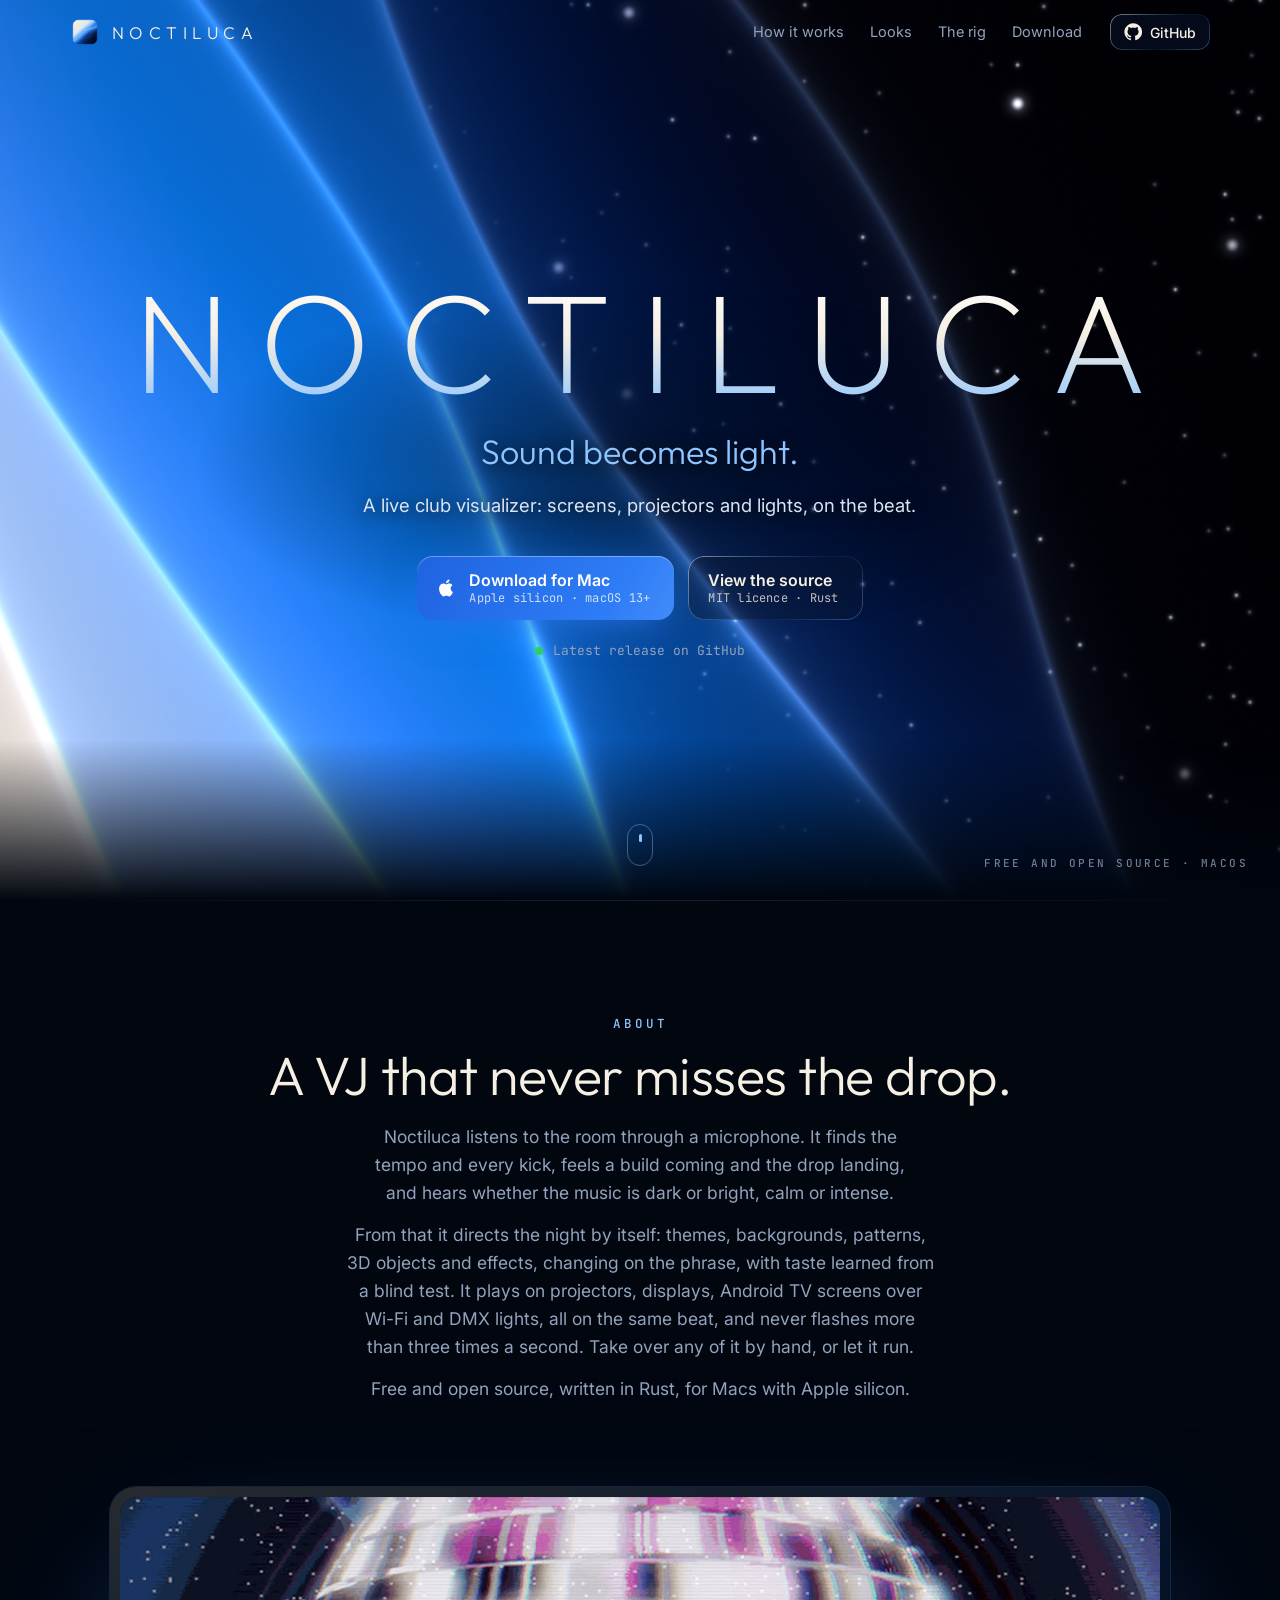
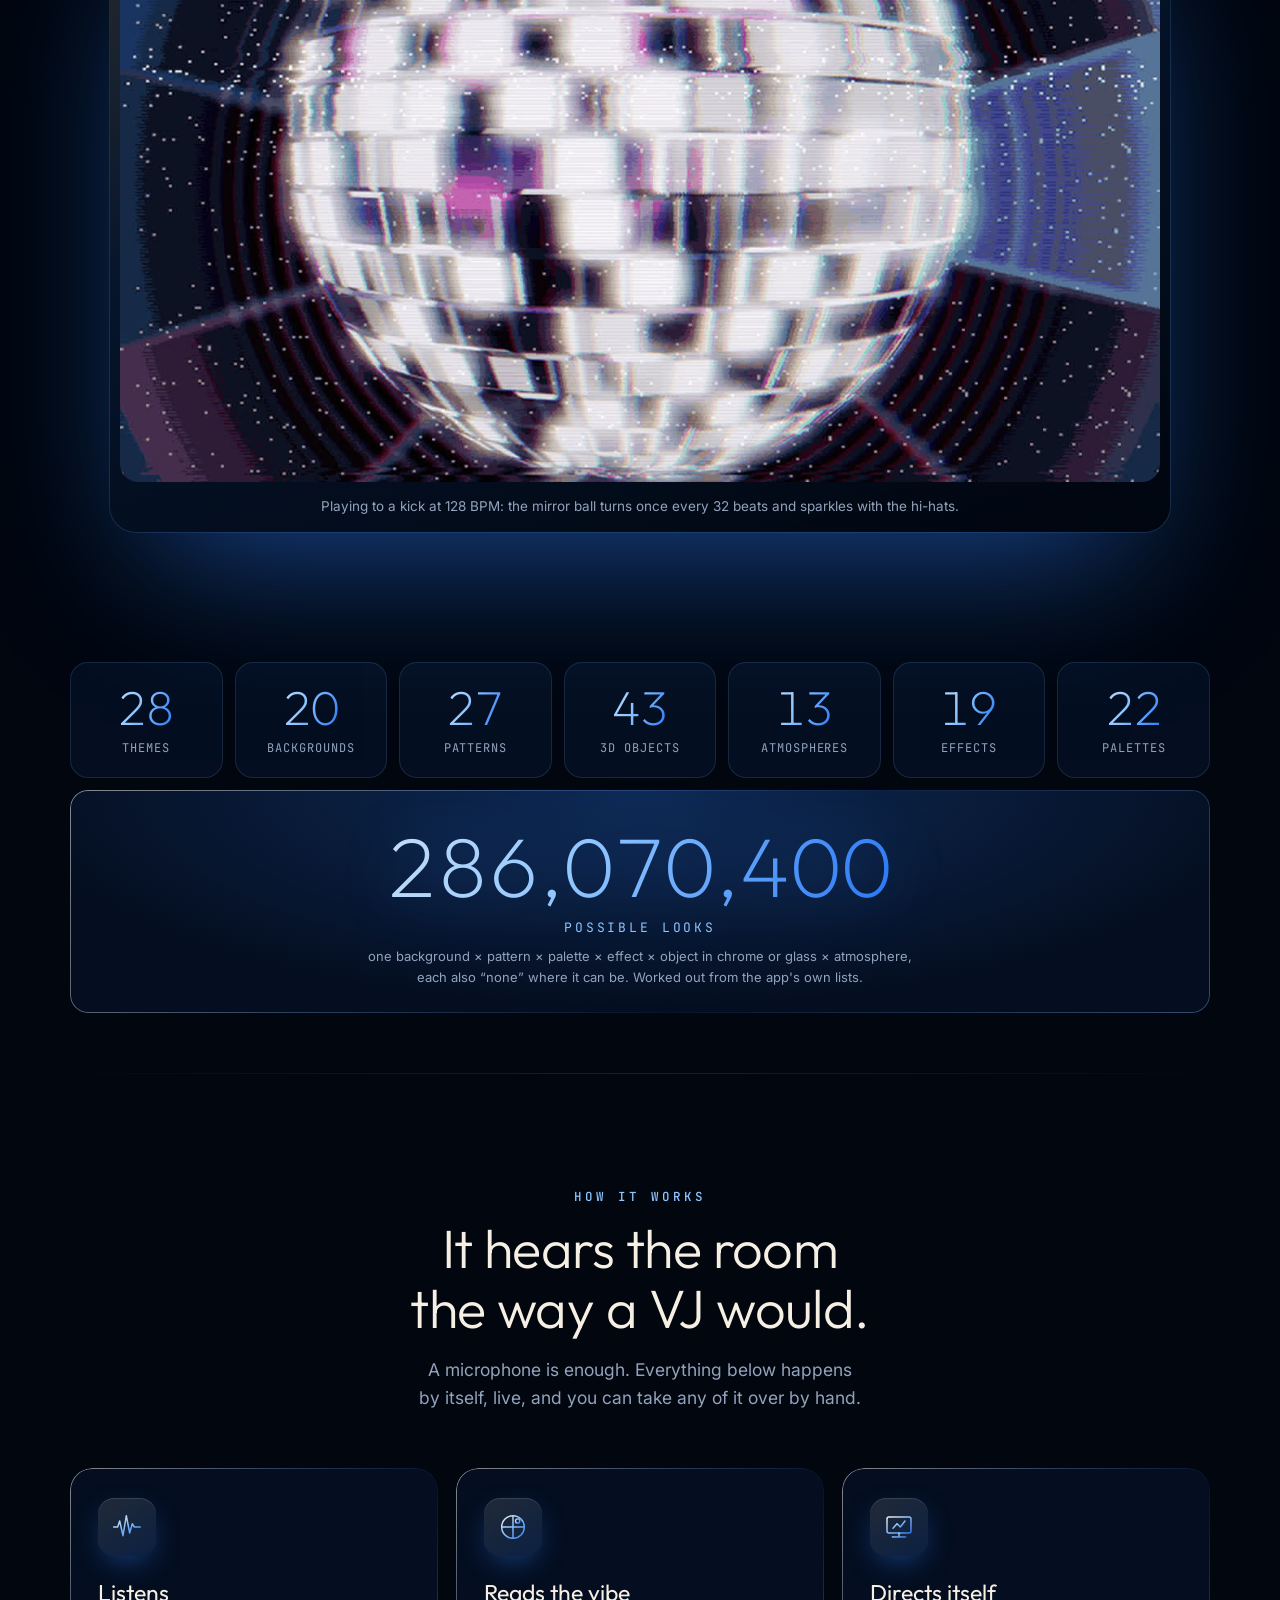
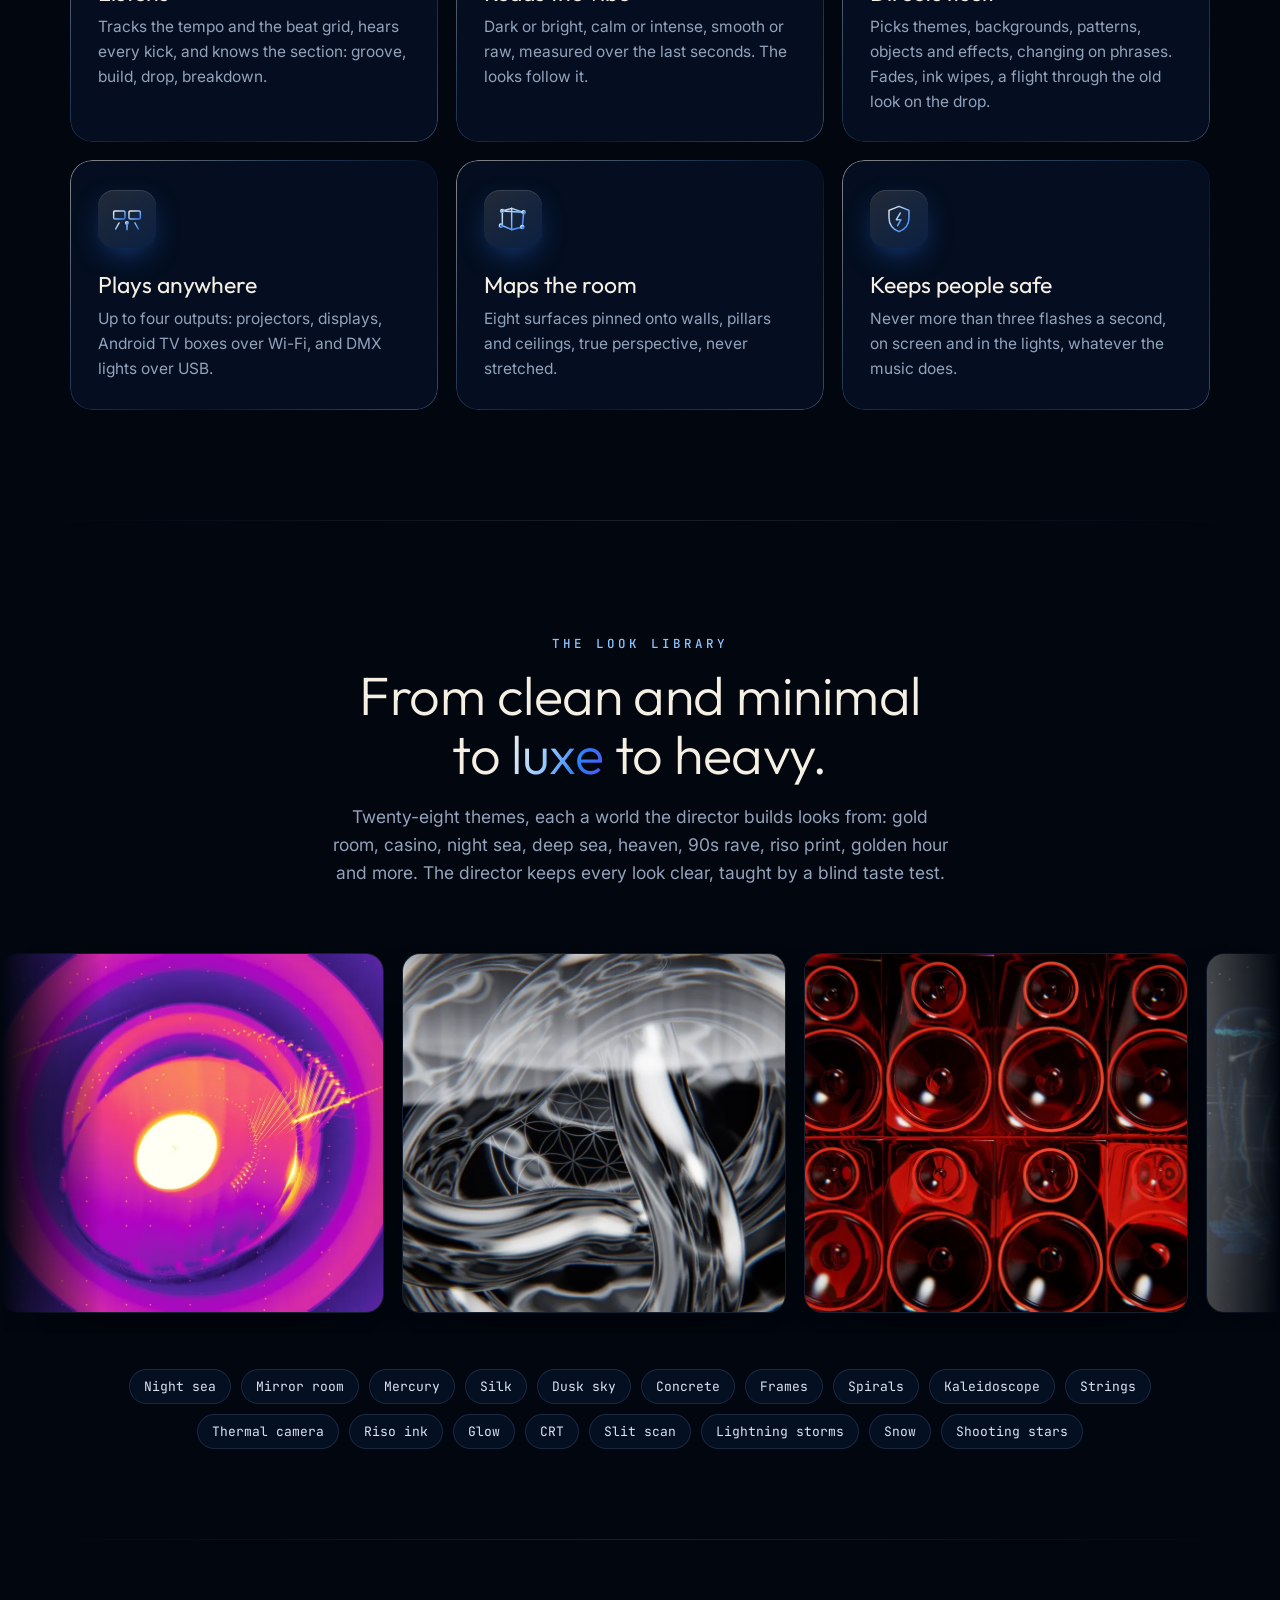
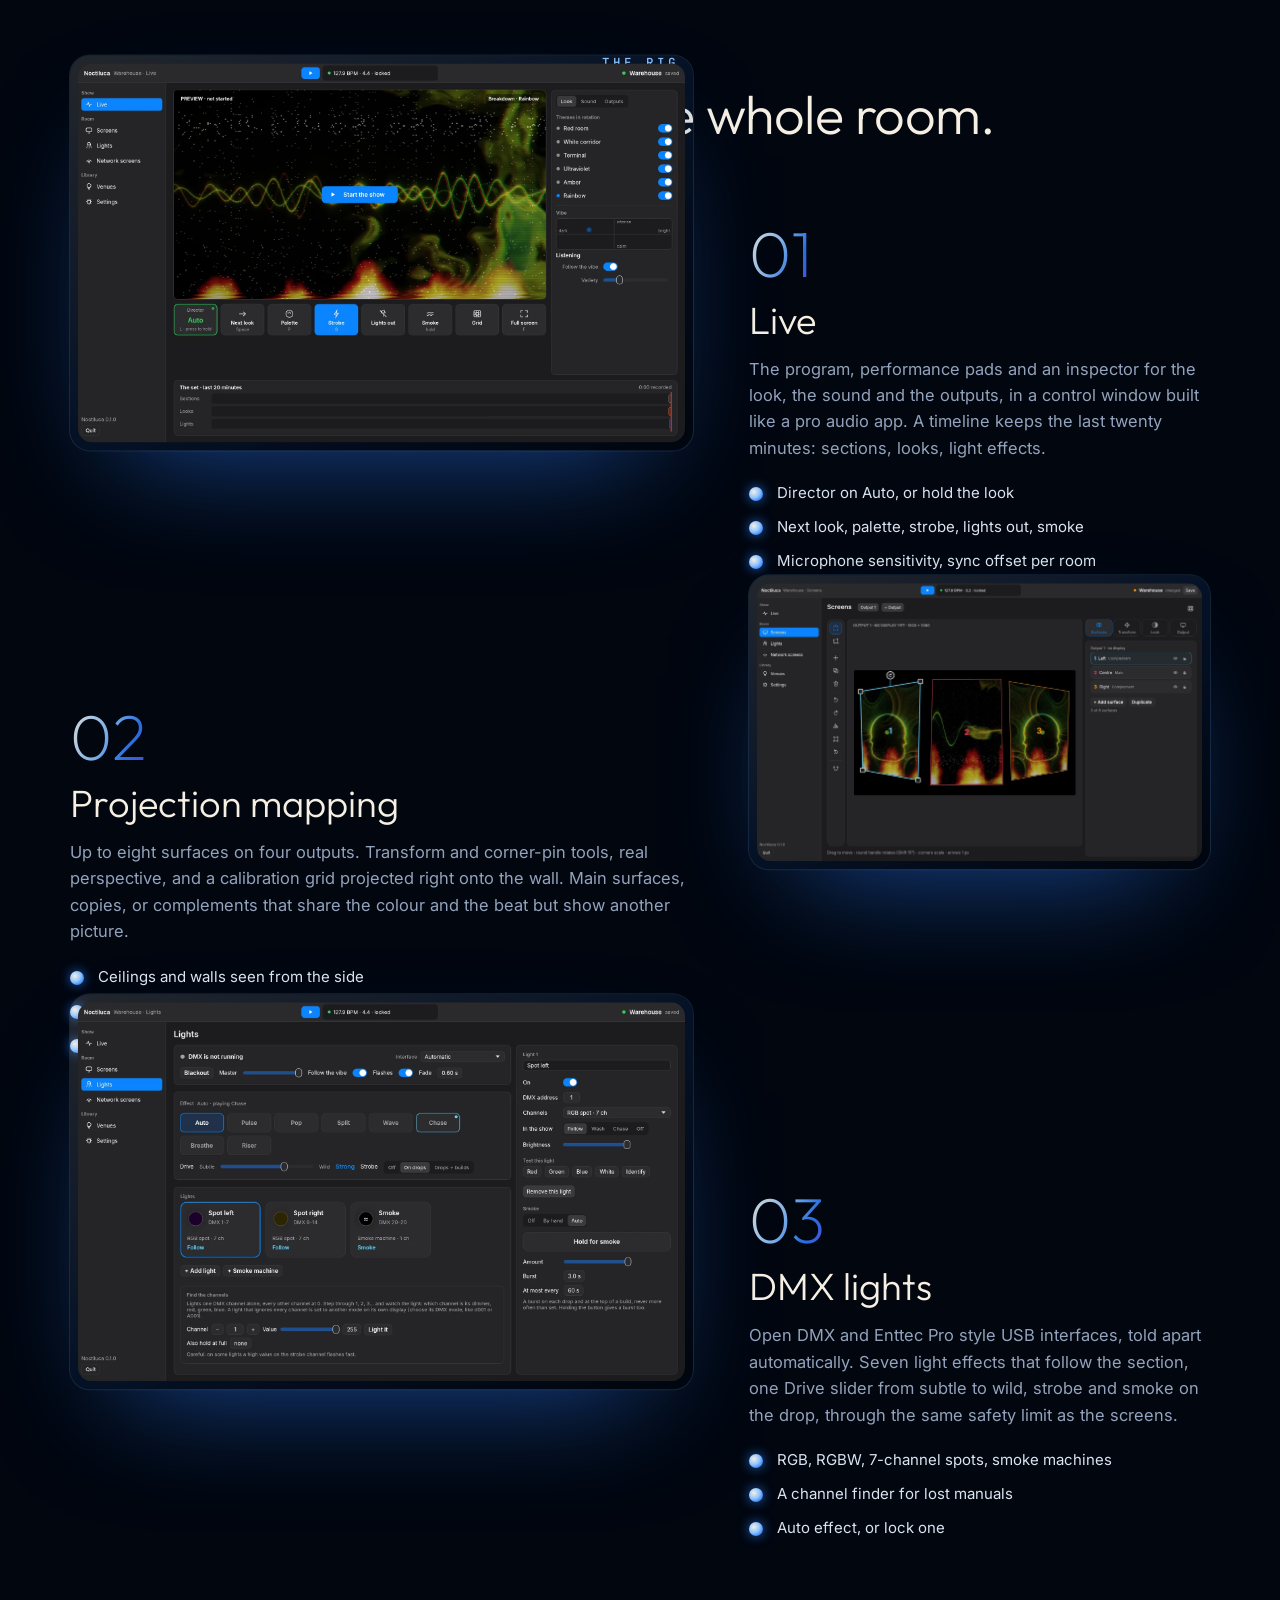
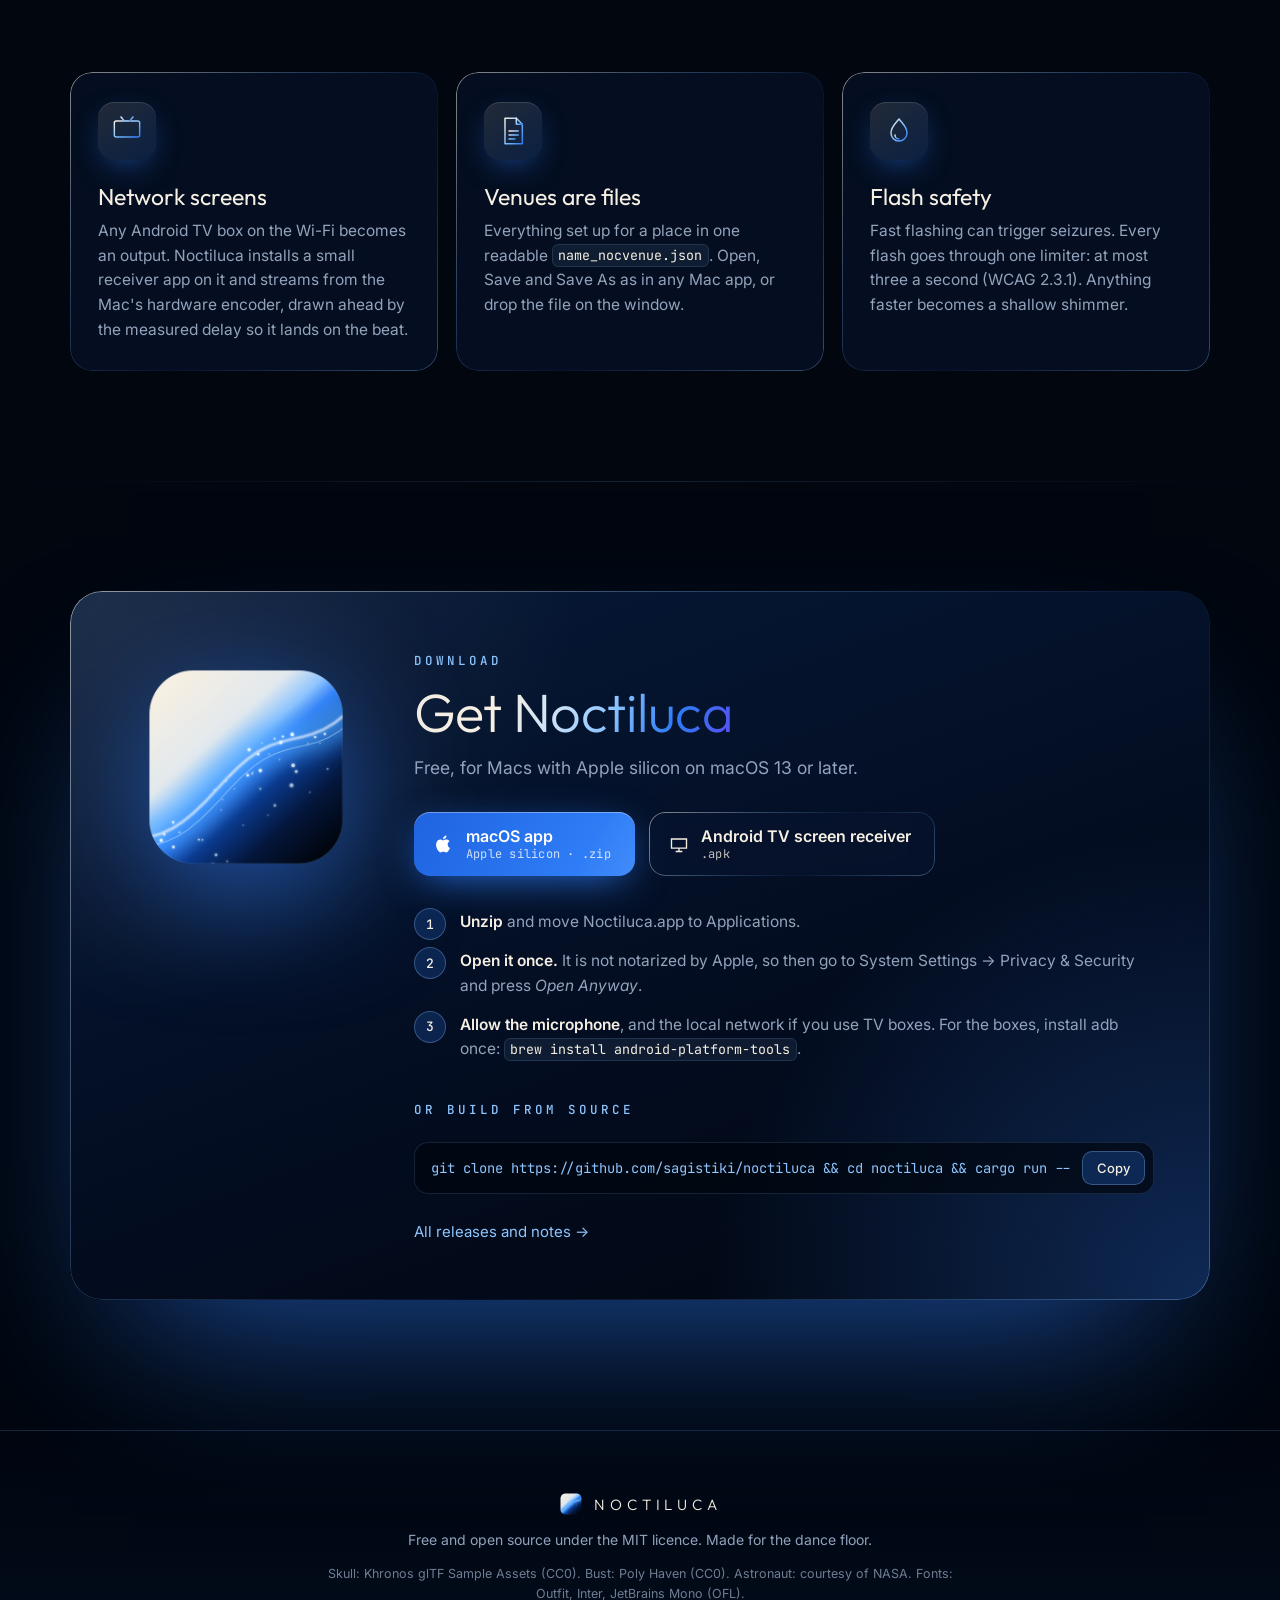
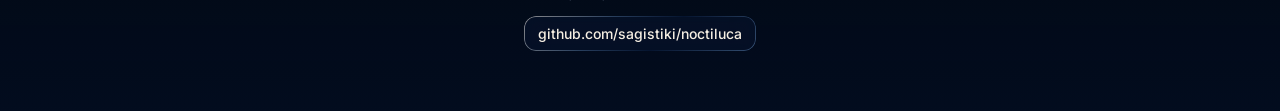
<file: site/index.html>
<!doctype html>
<html lang="en">
<head>
<meta charset="utf-8">
<meta name="viewport" content="width=device-width, initial-scale=1, viewport-fit=cover">
<title>Noctiluca · a live club visualizer for macOS</title>
<meta name="description" content="Noctiluca listens to the room, finds the kick, reads the vibe and plays the night on screens, projectors, Android TV boxes and DMX lights, in sync. Free and open source for macOS.">
<meta name="theme-color" content="#01060F">
<meta property="og:title" content="Noctiluca · Sound becomes light">
<meta property="og:description" content="A live club visualizer for macOS: screens, projectors, TV boxes and DMX lights, in sync with the music. Free and open source.">
<meta property="og:image" content="https://sagistiki.github.io/noctiluca/assets/img/og.jpg">
<meta property="og:type" content="website">
<meta name="twitter:card" content="summary_large_image">
<link rel="icon" type="image/png" sizes="32x32" href="assets/img/icon-32.png">
<link rel="apple-touch-icon" href="assets/img/icon-180.png">
<link rel="preconnect" href="https://fonts.googleapis.com">
<link rel="preconnect" href="https://fonts.gstatic.com" crossorigin>
<link rel="stylesheet" href="https://fonts.googleapis.com/css2?family=Outfit:wght@200;300;400;500&family=Inter:wght@400;500;600&family=JetBrains+Mono:wght@400;500&display=swap">
<link rel="stylesheet" href="style.css?v=BUILD">
<script>document.documentElement.classList.add('js')</script>
</head>
<body>

<svg width="0" height="0" style="position:absolute" aria-hidden="true">
  <defs>
    <linearGradient id="ig" x1="0" y1="0" x2="1" y2="1">
      <stop offset="0" stop-color="#F6EFE3"/>
      <stop offset=".45" stop-color="#8EC5FF"/>
      <stop offset="1" stop-color="#2E7CF6"/>
    </linearGradient>
  </defs>
</svg>

<div class="progress" aria-hidden="true"><span></span></div>

<header class="nav">
  <div class="nav-in">
    <a class="brand" href="#top" aria-label="Noctiluca, back to top">
      <img src="assets/img/icon-180.png" alt="" width="30" height="30">
      <span>NOCTILUCA</span>
    </a>
    <nav class="links" aria-label="Sections">
      <a href="#listens">How it works</a>
      <a href="#looks">Looks</a>
      <a href="#rig">The rig</a>
      <a href="#download">Download</a>
    </nav>
    <a class="btn btn-ghost btn-sm gh" href="https://github.com/sagistiki/noctiluca" rel="noopener">
      <svg viewBox="0 0 24 24" width="18" height="18" aria-hidden="true"><path fill="currentColor" d="M12 .5a11.5 11.5 0 0 0-3.64 22.41c.58.1.79-.25.79-.56v-2c-3.2.7-3.88-1.37-3.88-1.37-.53-1.33-1.28-1.69-1.28-1.69-1.05-.71.08-.7.08-.7 1.16.08 1.77 1.19 1.77 1.19 1.03 1.77 2.7 1.26 3.36.96.1-.75.4-1.26.73-1.55-2.55-.29-5.24-1.28-5.24-5.69 0-1.26.45-2.29 1.19-3.09-.12-.29-.52-1.46.11-3.05 0 0 .97-.31 3.17 1.18a11 11 0 0 1 5.77 0c2.2-1.49 3.17-1.18 3.17-1.18.63 1.59.23 2.76.11 3.05.74.8 1.19 1.83 1.19 3.09 0 4.42-2.69 5.39-5.26 5.68.41.36.78 1.06.78 2.14v3.17c0 .31.21.67.8.56A11.5 11.5 0 0 0 12 .5Z"/></svg>
      <span>GitHub</span>
      <span class="stars" data-stars hidden></span>
    </a>
  </div>
</header>

<main id="top">

  <!-- Hero: the night sea, drawn live -->
  <section class="hero">
    <canvas class="sea" aria-hidden="true"></canvas>
    <div class="hero-glow" aria-hidden="true"></div>
    <div class="wrap hero-in">
      <h1 class="wordmark" data-reveal style="--d:.08s">NOCTILUCA</h1>
      <p class="tagline" data-reveal style="--d:.16s">Sound becomes light.</p>
      <p class="lede" data-reveal style="--d:.24s">A live club visualizer: screens, projectors and lights, on the beat.</p>
      <div class="cta" data-reveal style="--d:.32s">
        <a class="btn btn-primary btn-lg" data-asset="macos" href="https://github.com/sagistiki/noctiluca/releases/latest">
          <svg viewBox="0 0 24 24" width="20" height="20" aria-hidden="true"><path fill="currentColor" d="M16.4 12.6c0-2.6 2.1-3.8 2.2-3.9-1.2-1.8-3.1-2-3.7-2-1.6-.2-3.1.9-3.9.9s-2.1-.9-3.4-.9c-1.7 0-3.3 1-4.2 2.6-1.8 3.1-.5 7.7 1.3 10.2.9 1.2 1.9 2.6 3.2 2.6 1.3-.1 1.8-.8 3.3-.8s2 .8 3.4.8c1.4 0 2.3-1.3 3.1-2.5 1-1.4 1.4-2.8 1.4-2.9 0 0-2.7-1-2.7-4.1ZM13.9 4.9c.7-.9 1.2-2 1-3.2-1 0-2.3.7-3 1.5-.7.8-1.2 2-1.1 3.1 1.2.1 2.3-.6 3.1-1.4Z"/></svg>
          <span class="btn-text"><b>Download for Mac</b><small data-asset-meta="macos">Apple silicon · macOS 13+</small></span>
        </a>
        <a class="btn btn-ghost btn-lg" href="https://github.com/sagistiki/noctiluca" rel="noopener">
          <span class="btn-text"><b>View the source</b><small>MIT licence · Rust</small></span>
        </a>
      </div>
      <p class="release-line" data-reveal style="--d:.4s"><span class="dot"></span><span data-release>Latest release</span></p>
    </div>
    <a class="scroll-cue" href="#about" aria-label="Scroll down"><span></span></a>
    <p class="corner-tag" data-reveal style="--d:.5s">Free and open source · macOS</p>
  </section>

  <!-- About -->
  <section id="about" class="section about">
    <div class="wrap">
      <header class="head" data-reveal>
        <p class="kicker">About</p>
        <h2>A VJ that never misses the drop.</h2>
        <p class="sub">Noctiluca listens to the room through a microphone. It finds the tempo and every kick, feels a build coming and the drop landing, and hears whether the music is dark or bright, calm or intense.</p>
        <p class="sub">From that it directs the night by itself: themes, backgrounds, patterns, 3D objects and effects, changing on the phrase, with taste learned from a blind test. It plays on projectors, displays, Android TV screens over Wi-Fi and DMX lights, all on the same beat, and never flashes more than three times a second. Take over any of it by hand, or let it run.</p>
        <p class="sub">Free and open source, written in Rust, for Macs with Apple silicon.</p>
      </header>
    </div>
  </section>

  <!-- The show, playing -->
  <section id="show" class="showcase">
    <div class="wrap">
      <figure class="screen" data-reveal data-parallax="-0.04">
        <video src="assets/video/show.mp4" poster="assets/video/show-poster.jpg" autoplay muted loop playsinline preload="metadata" aria-label="Noctiluca playing: a mirror ball turning to the music"></video>
        <figcaption>Playing to a kick at 128 BPM: the mirror ball turns once every 32 beats and sparkles with the hi-hats.</figcaption>
      </figure>
      <ul class="stats" aria-label="The look library">
        <li data-reveal><b data-count="28" data-key="themes">28</b><span>themes</span></li>
        <li data-reveal style="--d:.05s"><b data-count="20" data-key="backgrounds">20</b><span>backgrounds</span></li>
        <li data-reveal style="--d:.1s"><b data-count="27" data-key="patterns">27</b><span>patterns</span></li>
        <li data-reveal style="--d:.15s"><b data-count="43" data-key="objects">43</b><span>3D objects</span></li>
        <li data-reveal style="--d:.2s"><b data-count="13" data-key="atmospheres">13</b><span>atmospheres</span></li>
        <li data-reveal style="--d:.25s"><b data-count="19" data-key="effects">19</b><span>effects</span></li>
        <li data-reveal style="--d:.3s"><b data-count="22" data-key="palettes">22</b><span>palettes</span></li>
        <li class="total" data-reveal style="--d:.36s">
          <b data-count="286070400" data-total>286,070,400</b>
          <span>possible looks</span>
          <small>one background × pattern × palette × effect × object in chrome or glass × atmosphere, each also “none” where it can be. Worked out from the app's own lists.</small>
        </li>
      </ul>
    </div>
  </section>

  <!-- How it works -->
  <section id="listens" class="section">
    <div class="wrap">
      <header class="head" data-reveal>
        <p class="kicker">How it works</p>
        <h2>It hears the room the way a VJ would.</h2>
        <p class="sub">A microphone is enough. Everything below happens by itself, live, and you can take any of it over by hand.</p>
      </header>
      <div class="cards">
        <article class="card" data-reveal>
          <div class="ic"><svg viewBox="0 0 48 48" aria-hidden="true"><path d="M4 24h6l3-9 5 22 5-30 5 26 4-14 3 5h9"/></svg></div>
          <h3>Listens</h3>
          <p>Tracks the tempo and the beat grid, hears every kick, and knows the section: groove, build, drop, breakdown.</p>
        </article>
        <article class="card" data-reveal style="--d:.06s">
          <div class="ic"><svg viewBox="0 0 48 48" aria-hidden="true"><circle cx="24" cy="24" r="17"/><path d="M24 7v34M7 24h34"/><circle cx="31" cy="15" r="3.2"/></svg></div>
          <h3>Reads the vibe</h3>
          <p>Dark or bright, calm or intense, smooth or raw, measured over the last seconds. The looks follow it.</p>
        </article>
        <article class="card" data-reveal style="--d:.12s">
          <div class="ic"><svg viewBox="0 0 48 48" aria-hidden="true"><rect x="6" y="9" width="36" height="24" rx="3"/><path d="M14 39h20M24 33v6"/><path d="M15 26l6-7 5 5 7-9"/></svg></div>
          <h3>Directs itself</h3>
          <p>Picks themes, backgrounds, patterns, objects and effects, changing on phrases. Fades, ink wipes, a flight through the old look on the drop.</p>
        </article>
        <article class="card" data-reveal style="--d:.18s">
          <div class="ic"><svg viewBox="0 0 48 48" aria-hidden="true"><rect x="4" y="12" width="17" height="12" rx="2"/><rect x="27" y="12" width="17" height="12" rx="2"/><path d="M12 30l-5 9M36 30l5 9M24 30v10"/><circle cx="24" cy="30" r="2"/></svg></div>
          <h3>Plays anywhere</h3>
          <p>Up to four outputs: projectors, displays, Android TV boxes over Wi-Fi, and DMX lights over USB.</p>
        </article>
        <article class="card" data-reveal style="--d:.24s">
          <div class="ic"><svg viewBox="0 0 48 48" aria-hidden="true"><path d="M8 12l14-4 18 6-2 22-16 4-14-6z"/><path d="M22 8l0 32M8 12l30 2"/><circle cx="8" cy="12" r="2.4"/><circle cx="40" cy="14" r="2.4"/><circle cx="38" cy="36" r="2.4"/><circle cx="6" cy="34" r="2.4"/></svg></div>
          <h3>Maps the room</h3>
          <p>Eight surfaces pinned onto walls, pillars and ceilings, true perspective, never stretched.</p>
        </article>
        <article class="card" data-reveal style="--d:.3s">
          <div class="ic"><svg viewBox="0 0 48 48" aria-hidden="true"><path d="M24 5l15 6v11c0 10-6.5 17.5-15 21-8.5-3.5-15-11-15-21V11z"/><path d="M26 15l-6 10h7l-5 9"/></svg></div>
          <h3>Keeps people safe</h3>
          <p>Never more than three flashes a second, on screen and in the lights, whatever the music does.</p>
        </article>
      </div>
    </div>
  </section>

  <!-- Looks -->
  <section id="looks" class="section looks">
    <div class="wrap">
      <header class="head" data-reveal>
        <p class="kicker">The look library</p>
        <h2>From clean and minimal to <span class="grad">luxe</span> to heavy.</h2>
        <p class="sub">Twenty-eight themes, each a world the director builds looks from: gold room, casino, night sea, deep sea, heaven, 90s rave, riso print, golden hour and more. The director keeps every look clear, taught by a blind taste test.</p>
      </header>
    </div>
    <div class="marquee" aria-label="Looks from the show">
      <div class="track">
        <img src="assets/img/gallery-01.webp" alt="A vinyl record turning in thermal-camera colours" loading="lazy" width="640" height="360">
        <img src="assets/img/gallery-02.webp" alt="A chrome knot over liquid mercury" loading="lazy" width="640" height="360">
        <img src="assets/img/gallery-03.webp" alt="A wall of speakers in a red room" loading="lazy" width="640" height="360">
        <img src="assets/img/gallery-04.webp" alt="Glass jellyfish over a pale night sea" loading="lazy" width="640" height="360">
        <img src="assets/img/gallery-05.webp" alt="A violet corridor of mirrors through a prism" loading="lazy" width="640" height="360">
        <img src="assets/img/gallery-06.webp" alt="A glass record player in gold light" loading="lazy" width="640" height="360">
        <img src="assets/img/gallery-07.webp" alt="A riso-printed moon with shooting stars" loading="lazy" width="640" height="360">
        <img src="assets/img/gallery-08.webp" alt="Eyes over plasma in thermal colours" loading="lazy" width="640" height="360">
        <img src="assets/img/gallery-09.webp" alt="White rings in an empty room" loading="lazy" width="640" height="360">
        <img src="assets/img/gallery-10.webp" alt="A corridor spiralling through laser haze, seen in thermal" loading="lazy" width="640" height="360">
        <img src="assets/img/gallery-11.webp" alt="Gold butterflies over a dark sea at golden hour" loading="lazy" width="640" height="360">
        <img src="assets/img/gallery-12.webp" alt="Speakers in a riso-ink kaleidoscope" loading="lazy" width="640" height="360">
        <img src="assets/img/gallery-13.webp" alt="Glowing butterflies over flames" loading="lazy" width="640" height="360">
        <img src="assets/img/gallery-14.webp" alt="Green glass eyes on a terminal radar" loading="lazy" width="640" height="360">
      </div>
    </div>
    <div class="wrap">
      <div class="chips" data-reveal>
        <span>Night sea</span><span>Mirror room</span><span>Mercury</span><span>Silk</span><span>Dusk sky</span><span>Concrete</span><span>Frames</span><span>Spirals</span><span>Kaleidoscope</span><span>Strings</span><span>Thermal camera</span><span>Riso ink</span><span>Glow</span><span>CRT</span><span>Slit scan</span><span>Lightning storms</span><span>Snow</span><span>Shooting stars</span>
      </div>
    </div>
  </section>

  <!-- The rig -->
  <section id="rig" class="section">
    <div class="wrap">
      <header class="head" data-reveal>
        <p class="kicker">The rig</p>
        <h2>One Mac runs the whole room.</h2>
      </header>

      <div class="feature" data-reveal>
        <div class="feature-media" data-parallax="-0.03"><img src="assets/img/app-live.webp" alt="The Live page: program, pads, inspector and the set's timeline" loading="lazy" width="1800" height="1125"></div>
        <div class="feature-text">
          <span class="num">01</span>
          <h3>Live</h3>
          <p>The program, performance pads and an inspector for the look, the sound and the outputs, in a control window built like a pro audio app. A timeline keeps the last twenty minutes: sections, looks, light effects.</p>
          <ul class="ticks"><li>Director on Auto, or hold the look</li><li>Next look, palette, strobe, lights out, smoke</li><li>Microphone sensitivity, sync offset per room</li></ul>
        </div>
      </div>

      <div class="feature flip" data-reveal>
        <div class="feature-media" data-parallax="-0.03"><img src="assets/img/app-screens.webp" alt="Three keystoned surfaces on one projector" loading="lazy" width="1800" height="1125"></div>
        <div class="feature-text">
          <span class="num">02</span>
          <h3>Projection mapping</h3>
          <p>Up to eight surfaces on four outputs. Transform and corner-pin tools, real perspective, and a calibration grid projected right onto the wall. Main surfaces, copies, or complements that share the colour and the beat but show another picture.</p>
          <ul class="ticks"><li>Ceilings and walls seen from the side</li><li>Mirror, chase and echo complements</li><li>Live mapping on the wall itself</li></ul>
        </div>
      </div>

      <div class="feature" data-reveal>
        <div class="feature-media" data-parallax="-0.03"><img src="assets/img/app-lights.webp" alt="The Lights page: interface, effects, Drive, lights and smoke" loading="lazy" width="1800" height="1125"></div>
        <div class="feature-text">
          <span class="num">03</span>
          <h3>DMX lights</h3>
          <p>Open DMX and Enttec Pro style USB interfaces, told apart automatically. Seven light effects that follow the section, one Drive slider from subtle to wild, strobe and smoke on the drop, through the same safety limit as the screens.</p>
          <ul class="ticks"><li>RGB, RGBW, 7-channel spots, smoke machines</li><li>A channel finder for lost manuals</li><li>Auto effect, or lock one</li></ul>
        </div>
      </div>

      <div class="bento">
        <article class="tile" data-reveal>
          <div class="ic"><svg viewBox="0 0 48 48" aria-hidden="true"><rect x="5" y="9" width="38" height="24" rx="3"/><path d="M17 39h14"/><path d="M33 3l-5 6M15 3l5 6"/></svg></div>
          <h3>Network screens</h3>
          <p>Any Android TV box on the Wi-Fi becomes an output. Noctiluca installs a small receiver app on it and streams from the Mac's hardware encoder, drawn ahead by the measured delay so it lands on the beat.</p>
        </article>
        <article class="tile" data-reveal style="--d:.08s">
          <div class="ic"><svg viewBox="0 0 48 48" aria-hidden="true"><path d="M12 5h17l9 9v29H12z"/><path d="M29 5v9h9"/><path d="M18 24h14M18 30h14M18 36h9"/></svg></div>
          <h3>Venues are files</h3>
          <p>Everything set up for a place in one readable <code>name_nocvenue.json</code>. Open, Save and Save As as in any Mac app, or drop the file on the window.</p>
        </article>
        <article class="tile" data-reveal style="--d:.16s">
          <div class="ic"><svg viewBox="0 0 48 48" aria-hidden="true"><path d="M24 6c-6 8-12 12-12 21a12 12 0 0 0 24 0c0-9-6-13-12-21z"/><path d="M18 30a6 6 0 0 0 6 6"/></svg></div>
          <h3>Flash safety</h3>
          <p>Fast flashing can trigger seizures. Every flash goes through one limiter: at most three a second (WCAG 2.3.1). Anything faster becomes a shallow shimmer.</p>
        </article>
      </div>
    </div>
  </section>

  <!-- Download -->
  <section id="download" class="section download">
    <div class="wrap">
      <div class="dl" data-reveal>
        <div class="dl-art" aria-hidden="true"><img src="assets/img/icon-512.png" alt="" width="200" height="200"></div>
        <div class="dl-body">
          <p class="kicker">Download</p>
          <h2>Get <span class="grad">Noctiluca</span> <span data-version></span></h2>
          <p class="sub" data-release-date>Free, for Macs with Apple silicon on macOS 13 or later.</p>
          <div class="dl-buttons">
            <a class="btn btn-primary btn-lg" data-asset="macos" href="https://github.com/sagistiki/noctiluca/releases/latest">
              <svg viewBox="0 0 24 24" width="20" height="20" aria-hidden="true"><path fill="currentColor" d="M16.4 12.6c0-2.6 2.1-3.8 2.2-3.9-1.2-1.8-3.1-2-3.7-2-1.6-.2-3.1.9-3.9.9s-2.1-.9-3.4-.9c-1.7 0-3.3 1-4.2 2.6-1.8 3.1-.5 7.7 1.3 10.2.9 1.2 1.9 2.6 3.2 2.6 1.3-.1 1.8-.8 3.3-.8s2 .8 3.4.8c1.4 0 2.3-1.3 3.1-2.5 1-1.4 1.4-2.8 1.4-2.9 0 0-2.7-1-2.7-4.1ZM13.9 4.9c.7-.9 1.2-2 1-3.2-1 0-2.3.7-3 1.5-.7.8-1.2 2-1.1 3.1 1.2.1 2.3-.6 3.1-1.4Z"/></svg>
              <span class="btn-text"><b>macOS app</b><small data-asset-meta="macos">Apple silicon · .zip</small></span>
            </a>
            <a class="btn btn-ghost btn-lg" data-asset="apk" href="https://github.com/sagistiki/noctiluca/releases/latest">
              <svg viewBox="0 0 24 24" width="20" height="20" aria-hidden="true"><path fill="none" stroke="currentColor" stroke-width="1.6" d="M3 6h18v11H3zM8 21h8M12 17v4"/></svg>
              <span class="btn-text"><b>Android TV screen receiver</b><small data-asset-meta="apk">.apk</small></span>
            </a>
          </div>
          <ol class="steps">
            <li><b>Unzip</b> and move Noctiluca.app to Applications.</li>
            <li><b>Open it once.</b> It is not notarized by Apple, so then go to System Settings → Privacy &amp; Security and press <em>Open Anyway</em>.</li>
            <li><b>Allow the microphone</b>, and the local network if you use TV boxes. For the boxes, install adb once: <code>brew install android-platform-tools</code>.</li>
          </ol>
          <div class="build">
            <span class="kicker">Or build from source</span>
            <div class="code"><code id="src">git clone https://github.com/sagistiki/noctiluca &amp;&amp; cd noctiluca &amp;&amp; cargo run --release</code><button class="copy" type="button" data-copy="#src" aria-label="Copy the command">Copy</button></div>
          </div>
          <p class="more"><a href="https://github.com/sagistiki/noctiluca/releases">All releases and notes →</a></p>
        </div>
      </div>
    </div>
  </section>
</main>

<footer class="foot">
  <div class="wrap foot-in">
    <div class="foot-brand"><img src="assets/img/icon-180.png" alt="" width="26" height="26"><span>NOCTILUCA</span></div>
    <p>Free and open source under the MIT licence. Made for the dance floor.</p>
    <p class="fine">Skull: Khronos glTF Sample Assets (CC0). Bust: Poly Haven (CC0). Astronaut: courtesy of NASA. Fonts: Outfit, Inter, JetBrains Mono (OFL).</p>
    <a class="btn btn-ghost btn-sm" href="https://github.com/sagistiki/noctiluca" rel="noopener">github.com/sagistiki/noctiluca</a>
  </div>
</footer>

<script src="sea.js?v=BUILD" defer></script>
<script src="main.js?v=BUILD" defer></script>
</body>
</html>
</file>
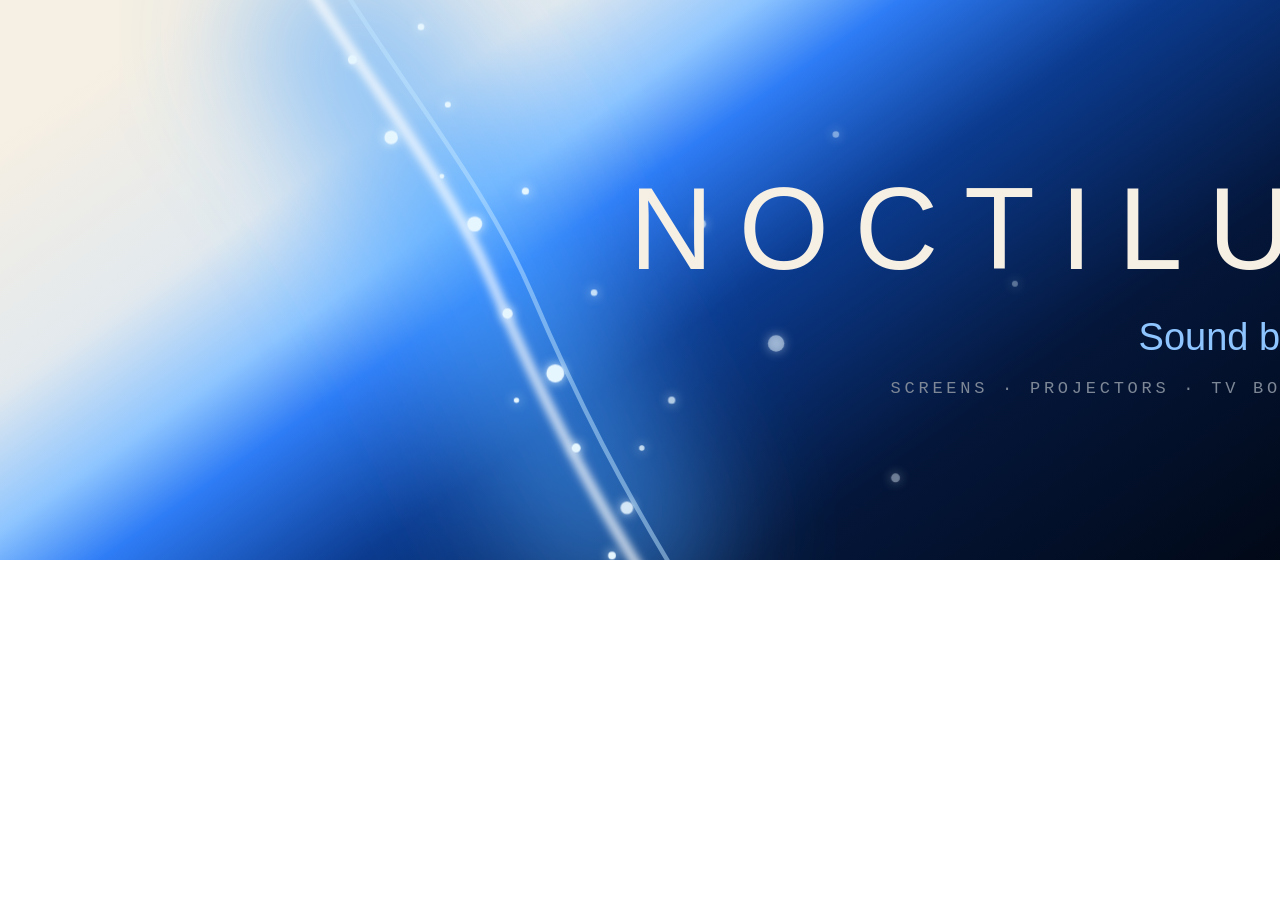
<file: docs/brand/banner.html>
<!doctype html>
<!-- The README banner (docs/media/banner.png, 1600×560), in the icon's
     language: sand, the glowing edge of the wave, the dark sea.
     Rendered by docs/brand/render.sh. -->
<html lang="en">
<head>
<meta charset="utf-8">
<title>Noctiluca banner</title>
<style>
  html, body { margin: 0; background: transparent; }
  .banner { position: relative; width: 1600px; height: 560px; overflow: hidden; font-family: "Avenir Next", "Helvetica Neue", sans-serif; }
  .banner svg { position: absolute; inset: 0; }
  .words { position: absolute; right: 96px; top: 0; bottom: 0; display: flex; flex-direction: column; justify-content: center; align-items: flex-end; gap: 20px; }
  .name { font-weight: 200; font-size: 116px; letter-spacing: 0.22em; margin-right: -0.22em; color: #F6EFE3; }
  .tag { font-weight: 300; font-size: 38px; color: #8EC5FF; }
  .what { font-family: Menlo, monospace; font-size: 17px; letter-spacing: 0.22em; color: #7D8796; }
</style>
</head>
<body>
<div class="banner">
  <svg width="1600" height="560" viewBox="0 0 1072 375" preserveAspectRatio="none">
    <defs>
      <linearGradient id="sea" x1="0" y1="0.25" x2="1" y2="0.75">
        <stop offset="0" stop-color="#F6EFE3"/>
        <stop offset="0.18" stop-color="#E2E9EE"/>
        <stop offset="0.28" stop-color="#8EC5FF"/>
        <stop offset="0.35" stop-color="#2E7CF6"/>
        <stop offset="0.48" stop-color="#0B3B8F"/>
        <stop offset="0.68" stop-color="#04163A"/>
        <stop offset="1" stop-color="#01060F"/>
      </linearGradient>
      <filter id="band-blur" x="-50%" y="-30%" width="200%" height="160%"><feGaussianBlur stdDeviation="42"/></filter>
      <filter id="crest-blur" x="-10%" y="-10%" width="120%" height="120%"><feGaussianBlur stdDeviation="3"/></filter>
      <filter id="spark" x="-200%" y="-200%" width="500%" height="500%">
        <feGaussianBlur stdDeviation="3.5" result="b"/>
        <feMerge><feMergeNode in="b"/><feMergeNode in="SourceGraphic"/></feMerge>
      </filter>
      <path id="crest" d="M200,-20 C250,60 300,120 330,190 S390,320 440,400"/>
    </defs>
    <rect width="1072" height="375" fill="url(#sea)"/>
    <use href="#crest" fill="none" stroke="#4DA6FF" stroke-width="120" stroke-opacity="0.55" filter="url(#band-blur)"/>
    <use href="#crest" fill="none" stroke="#FFFFFF" stroke-width="6" stroke-opacity="0.85" filter="url(#crest-blur)"/>
    <use href="#crest" fill="none" stroke="#BFE6FF" stroke-width="3" stroke-opacity="0.5" transform="translate(26 6)"/>
    <g fill="#E6F6FF" filter="url(#spark)">
      <circle cx="236" cy="40" r="3"/><circle cx="262" cy="92" r="4.5"/><circle cx="300" cy="70" r="2"/>
      <circle cx="318" cy="150" r="5"/><circle cx="352" cy="128" r="2.4"/><circle cx="340" cy="210" r="3.4"/>
      <circle cx="372" cy="250" r="6"/><circle cx="398" cy="196" r="2.2" opacity="0.8"/><circle cx="386" cy="300" r="3"/>
      <circle cx="420" cy="340" r="4.2" opacity="0.85"/><circle cx="450" cy="268" r="2.4" opacity="0.7"/><circle cx="470" cy="150" r="3" opacity="0.6"/>
      <circle cx="520" cy="230" r="5.5" opacity="0.5"/><circle cx="560" cy="90" r="2.2" opacity="0.45"/><circle cx="600" cy="320" r="3" opacity="0.4"/>
      <circle cx="680" cy="190" r="2" opacity="0.35"/><circle cx="282" cy="18" r="2.2"/><circle cx="410" cy="372" r="2.6"/>
      <circle cx="346" cy="268" r="1.8"/><circle cx="296" cy="118" r="1.6"/><circle cx="430" cy="300" r="1.8" opacity="0.8"/>
    </g>
  </svg>
  <div class="words">
    <div class="name">NOCTILUCA</div>
    <div class="tag">Sound becomes light.</div>
    <div class="what">SCREENS · PROJECTORS · TV BOXES · DMX LIGHTS</div>
  </div>
</div>
</body>
</html>
</file>
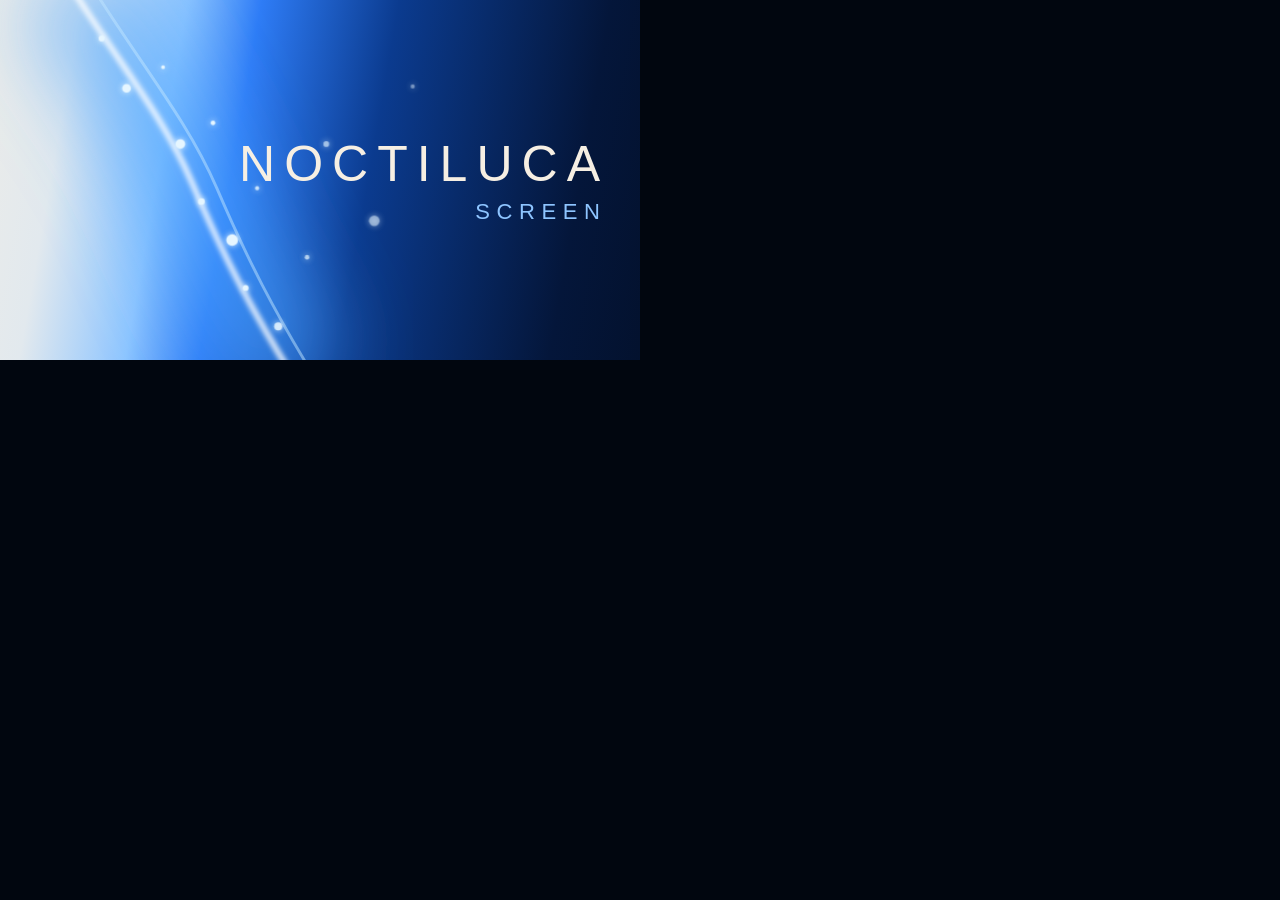
<file: docs/brand/tv-banner.html>
<!doctype html>
<!-- The Android TV launcher banner of Noctiluca Screen
     (android/app/src/main/res/drawable-xhdpi/banner.png, 640×360).
     Rendered by docs/brand/render.sh. -->
<html lang="en">
<head>
<meta charset="utf-8">
<title>Noctiluca Screen banner</title>
<style>
  html, body { margin: 0; background: #01060F; }
  .banner { position: relative; width: 640px; height: 360px; overflow: hidden; font-family: "Avenir Next", "Helvetica Neue", sans-serif; }
  .banner svg { position: absolute; inset: 0; }
  .words { position: absolute; right: 40px; top: 0; bottom: 0; display: flex; flex-direction: column; justify-content: center; align-items: flex-end; gap: 6px; }
  .name { font-weight: 200; font-size: 50px; letter-spacing: 0.18em; margin-right: -0.18em; color: #F6EFE3; }
  .sub { font-weight: 400; font-size: 22px; letter-spacing: 0.3em; margin-right: -0.3em; color: #8EC5FF; }
</style>
</head>
<body>
<div class="banner">
  <svg width="640" height="360" viewBox="130 0 667 375" preserveAspectRatio="xMidYMid slice">
    <defs>
      <linearGradient id="sea" gradientUnits="userSpaceOnUse" x1="0" y1="94" x2="1072" y2="281">
        <stop offset="0" stop-color="#F6EFE3"/>
        <stop offset="0.18" stop-color="#E2E9EE"/>
        <stop offset="0.28" stop-color="#8EC5FF"/>
        <stop offset="0.35" stop-color="#2E7CF6"/>
        <stop offset="0.48" stop-color="#0B3B8F"/>
        <stop offset="0.68" stop-color="#04163A"/>
        <stop offset="1" stop-color="#01060F"/>
      </linearGradient>
      <filter id="band-blur" x="-50%" y="-30%" width="200%" height="160%"><feGaussianBlur stdDeviation="42"/></filter>
      <filter id="crest-blur" x="-10%" y="-10%" width="120%" height="120%"><feGaussianBlur stdDeviation="3"/></filter>
      <filter id="spark" x="-200%" y="-200%" width="500%" height="500%">
        <feGaussianBlur stdDeviation="3.5" result="b"/>
        <feMerge><feMergeNode in="b"/><feMergeNode in="SourceGraphic"/></feMerge>
      </filter>
      <path id="crest" d="M200,-20 C250,60 300,120 330,190 S390,320 440,400"/>
    </defs>
    <rect width="1072" height="375" fill="url(#sea)"/>
    <use href="#crest" fill="none" stroke="#4DA6FF" stroke-width="120" stroke-opacity="0.55" filter="url(#band-blur)"/>
    <use href="#crest" fill="none" stroke="#FFFFFF" stroke-width="6" stroke-opacity="0.85" filter="url(#crest-blur)"/>
    <use href="#crest" fill="none" stroke="#BFE6FF" stroke-width="3" stroke-opacity="0.5" transform="translate(26 6)"/>
    <g fill="#E6F6FF" filter="url(#spark)">
      <circle cx="236" cy="40" r="3"/><circle cx="262" cy="92" r="4.5"/><circle cx="300" cy="70" r="2"/>
      <circle cx="318" cy="150" r="5"/><circle cx="352" cy="128" r="2.4"/><circle cx="340" cy="210" r="3.4"/>
      <circle cx="372" cy="250" r="6"/><circle cx="398" cy="196" r="2.2" opacity="0.8"/><circle cx="386" cy="300" r="3"/>
      <circle cx="420" cy="340" r="4.2" opacity="0.85"/><circle cx="450" cy="268" r="2.4" opacity="0.7"/><circle cx="470" cy="150" r="3" opacity="0.6"/>
      <circle cx="520" cy="230" r="5.5" opacity="0.5"/><circle cx="560" cy="90" r="2.2" opacity="0.45"/>
    </g>
  </svg>
  <div class="words">
    <div class="name">NOCTILUCA</div>
    <div class="sub">SCREEN</div>
  </div>
</div>
</body>
</html>
</file>
<file: site/style.css>
/* Noctiluca's site. The brand: the night sea, sand, and the blue light of
   plankton where the wave breaks (the app icon, "Shoreline"). One dark
   look on purpose, like the app and the club. */

:root {
  color-scheme: dark;
  --night: #01060f;
  --deep: #030c1f;
  --sea: #0b3b8f;
  --glow: #2e7cf6;
  --foam: #8ec5ff;
  --sand: #f6efe3;
  --text: #dbe4f1;
  --muted: #93a3bc;
  --line: rgba(142, 197, 255, 0.14);
  --card: rgba(8, 22, 48, 0.55);
  --grad: linear-gradient(115deg, #f6efe3 0%, #cfe3f6 22%, #8ec5ff 45%, #2e7cf6 72%, #5b4cf0 100%);
  --edge: linear-gradient(135deg, rgba(246, 239, 227, 0.55), rgba(142, 197, 255, 0.25) 35%, rgba(46, 124, 246, 0.05) 60%, rgba(142, 197, 255, 0.35));
  --display: "Outfit", "Avenir Next", "Helvetica Neue", sans-serif;
  --body: "Inter", system-ui, -apple-system, sans-serif;
  --mono: "JetBrains Mono", ui-monospace, Menlo, monospace;
  --radius: 22px;
  --gutter: max(20px, env(safe-area-inset-left, 0px));
}

* { box-sizing: border-box; }
html { scroll-behavior: smooth; scroll-padding-top: 84px; }
body {
  margin: 0;
  background: var(--night);
  color: var(--text);
  font: 16px/1.6 var(--body);
  -webkit-font-smoothing: antialiased;
  overflow-x: hidden;
}
img, video { max-width: 100%; display: block; }
a { color: var(--foam); text-decoration: none; }
a:hover { color: var(--sand); }
code { font-family: var(--mono); font-size: 0.86em; background: rgba(142, 197, 255, 0.08); border: 1px solid var(--line); padding: 0.1em 0.4em; border-radius: 6px; color: var(--sand); }
:focus-visible { outline: 2px solid var(--foam); outline-offset: 3px; border-radius: 8px; }

.wrap { max-width: 1180px; margin: 0 auto; padding-left: var(--gutter); padding-right: max(20px, env(safe-area-inset-right, 0px)); }
.grad { background: var(--grad); -webkit-background-clip: text; background-clip: text; color: transparent; }

/* ---------- reveal on scroll (only when the script runs) ---------- */
.js [data-reveal] { opacity: 0; transform: translateY(28px); filter: blur(6px); transition: opacity 0.9s cubic-bezier(.2,.7,.2,1) var(--d, 0s), transform 0.9s cubic-bezier(.2,.7,.2,1) var(--d, 0s), filter 0.9s ease var(--d, 0s); }
.js [data-reveal].in { opacity: 1; transform: none; filter: none; }
/* The hero comes in on load by itself, without waiting for any script. */
.js .hero [data-reveal] { opacity: 1; transform: none; filter: none; transition: none; animation: rise 1s cubic-bezier(.2,.7,.2,1) var(--d, 0s) both; }
@keyframes rise { from { opacity: 0; transform: translateY(24px); filter: blur(6px); } to { opacity: 1; transform: none; filter: none; } }

/* ---------- progress and navigation ---------- */
.progress { position: fixed; inset: 0 0 auto; height: 2px; z-index: 60; pointer-events: none; }
.progress span { display: block; height: 100%; width: 100%; transform-origin: 0 50%; transform: scaleX(var(--p, 0)); background: var(--grad); box-shadow: 0 0 12px rgba(46, 124, 246, 0.8); }

.nav { position: fixed; inset: 0 0 auto; z-index: 50; padding-top: env(safe-area-inset-top, 0px); transition: background 0.4s, border-color 0.4s, backdrop-filter 0.4s; border-bottom: 1px solid transparent; }
.nav.scrolled { background: rgba(1, 6, 15, 0.72); backdrop-filter: blur(18px) saturate(140%); -webkit-backdrop-filter: blur(18px) saturate(140%); border-color: var(--line); }
.nav-in { max-width: 1180px; margin: 0 auto; padding: 14px max(20px, env(safe-area-inset-right, 0px)) 14px var(--gutter); display: flex; align-items: center; gap: 28px; }
.brand { display: flex; align-items: center; gap: 12px; color: var(--sand); font: 300 17px var(--display); letter-spacing: 0.32em; }
.brand img { border-radius: 8px; }
.links { display: flex; gap: 26px; margin-left: auto; font-size: 14.5px; }
.links a { color: var(--muted); position: relative; }
.links a::after { content: ""; position: absolute; left: 0; right: 0; bottom: -6px; height: 1px; background: var(--grad); transform: scaleX(0); transition: transform 0.35s; }
.links a:hover { color: var(--sand); }
.links a:hover::after { transform: scaleX(1); }
.stars { font: 500 12px var(--mono); color: var(--foam); padding: 2px 8px; border-radius: 99px; background: rgba(142, 197, 255, 0.12); }

/* ---------- buttons ---------- */
.btn { position: relative; display: inline-flex; align-items: center; gap: 12px; border-radius: 16px; color: var(--sand); font: 500 15px var(--body); cursor: pointer; isolation: isolate; transition: transform 0.25s, box-shadow 0.35s; }
.btn:hover { color: #fff; transform: translateY(-2px); }
.btn-sm { padding: 9px 14px; border-radius: 12px; font-size: 14px; gap: 8px; }
.btn-lg { padding: 14px 24px 14px 20px; min-height: 60px; }
.btn-text { display: flex; flex-direction: column; line-height: 1.25; text-align: left; }
.btn-text b { font-weight: 600; font-size: 16px; }
.btn-text small { font: 400 12px var(--mono); opacity: 0.78; letter-spacing: 0.02em; }
/* Primary: the glowing wave, with light running across it. */
.btn-primary { background: linear-gradient(120deg, #1f63e0, #2e7cf6 40%, #5aa0ff 70%, #2e7cf6); background-size: 200% 100%; box-shadow: 0 10px 40px -10px rgba(46, 124, 246, 0.9), inset 0 1px 0 rgba(255, 255, 255, 0.35); color: #fff; overflow: hidden; animation: tide 6s ease-in-out infinite; }
.btn-primary::before { content: ""; position: absolute; inset: 0; background: linear-gradient(105deg, transparent 30%, rgba(255, 255, 255, 0.45) 50%, transparent 70%); transform: translateX(-120%); transition: transform 0.9s; z-index: -1; }
.btn-primary:hover::before { transform: translateX(120%); }
.btn-primary:hover { box-shadow: 0 16px 60px -10px rgba(46, 124, 246, 1), inset 0 1px 0 rgba(255, 255, 255, 0.45); }
@keyframes tide { 0%, 100% { background-position: 0% 50%; } 50% { background-position: 100% 50%; } }
/* Ghost: glass with a gradient edge. */
.btn-ghost { background: rgba(10, 24, 52, 0.45); backdrop-filter: blur(10px); -webkit-backdrop-filter: blur(10px); }
.btn-ghost::after { content: ""; position: absolute; inset: 0; border-radius: inherit; padding: 1px; background: var(--edge); -webkit-mask: linear-gradient(#000 0 0) content-box, linear-gradient(#000 0 0); -webkit-mask-composite: xor; mask-composite: exclude; pointer-events: none; }
.btn-ghost:hover { box-shadow: 0 10px 40px -14px rgba(142, 197, 255, 0.6); }

/* ---------- hero ---------- */
.hero { position: relative; min-height: 100svh; display: grid; align-items: center; overflow: hidden; padding: 120px 0 90px; }
.sea { position: absolute; inset: 0; width: 100%; height: 100%; background: linear-gradient(62deg, #f7efde 0%, #c9dcf5 10%, #2b7ff2 28%, #0a2a78 52%, #020818 78%); }
.hero-glow { position: absolute; inset: auto -10% -30% -10%; height: 60%; background: radial-gradient(50% 60% at 50% 100%, rgba(46, 124, 246, 0.35), transparent 70%); pointer-events: none; }
.hero::after { content: ""; position: absolute; inset: auto 0 0; height: 160px; background: linear-gradient(transparent, var(--night)); pointer-events: none; }
.hero-in { position: relative; z-index: 2; text-align: center; display: flex; flex-direction: column; align-items: center; }
.hero-in::before { content: ""; position: absolute; inset: -12% -6%; z-index: -1; background: radial-gradient(50% 50% at 50% 50%, rgba(1, 6, 15, 0.55), transparent 75%); pointer-events: none; }
.lede, .tagline { text-shadow: 0 2px 18px rgba(1, 6, 15, 0.9); }
.wordmark { margin: 0; font: 200 clamp(46px, 11vw, 148px)/1 var(--display); letter-spacing: 0.2em; margin-right: -0.2em; background: linear-gradient(180deg, #fff 0%, #f6efe3 45%, #8ec5ff 100%); -webkit-background-clip: text; background-clip: text; color: transparent; filter: drop-shadow(0 0 40px rgba(46, 124, 246, 0.45)); }
.tagline { margin: 18px 0 0; font: 300 clamp(22px, 3.2vw, 34px) var(--display); color: var(--foam); }
.lede { max-width: 640px; margin: 18px auto 0; color: var(--text); font-size: clamp(16px, 1.6vw, 18.5px); opacity: 0.9; text-wrap: balance; }
.cta { display: flex; gap: 14px; flex-wrap: wrap; justify-content: center; margin-top: 36px; }
.release-line { margin: 22px 0 0; display: flex; align-items: center; gap: 10px; font: 400 13px var(--mono); color: var(--muted); }
.dot { width: 8px; height: 8px; border-radius: 50%; background: #30d158; box-shadow: 0 0 0 0 rgba(48, 209, 88, 0.7); animation: ping 2.4s infinite; }
@keyframes ping { 0% { box-shadow: 0 0 0 0 rgba(48, 209, 88, 0.6); } 80%, 100% { box-shadow: 0 0 0 10px rgba(48, 209, 88, 0); } }
.corner-tag { position: absolute; z-index: 2; right: 32px; bottom: 30px; margin: 0; font: 500 11px var(--mono); letter-spacing: 0.22em; text-transform: uppercase; color: rgba(200, 220, 255, 0.55); }
.about .head { margin-bottom: 0; }
.about .sub + .sub { margin-top: 14px; }
.scroll-cue { position: absolute; z-index: 2; left: 50%; bottom: 34px; width: 26px; height: 42px; margin-left: -13px; border: 1.5px solid rgba(142, 197, 255, 0.4); border-radius: 14px; }
.scroll-cue span { position: absolute; left: 50%; top: 9px; width: 3px; height: 8px; margin-left: -1.5px; border-radius: 2px; background: var(--foam); animation: cue 1.8s infinite; }
@keyframes cue { 0% { transform: translateY(0); opacity: 1; } 70% { transform: translateY(14px); opacity: 0; } 100% { opacity: 0; } }

/* ---------- showcase ---------- */
.showcase { position: relative; padding: 40px 0 60px; }
.screen { position: relative; margin: 0 auto; max-width: 1060px; border-radius: 26px; padding: 10px; background: linear-gradient(160deg, rgba(246, 239, 227, 0.16), rgba(46, 124, 246, 0.12) 40%, rgba(1, 6, 15, 0.4)); box-shadow: 0 60px 140px -40px rgba(46, 124, 246, 0.55), 0 0 0 1px var(--line); }
.screen video { width: 100%; aspect-ratio: 16 / 9; object-fit: cover; border-radius: 18px; background: #000; }
.screen figcaption { text-align: center; color: var(--muted); font-size: 13.5px; padding: 14px 10px 4px; }
.stats { list-style: none; margin: 64px 0 0; padding: 0; display: grid; grid-template-columns: repeat(7, minmax(0, 1fr)); gap: 12px; }
.stats li { text-align: center; padding: 18px 6px; border-radius: 18px; background: var(--card); border: 1px solid var(--line); }
.stats b { display: block; font: 200 clamp(32px, 4vw, 48px)/1.1 var(--display); background: var(--grad); -webkit-background-clip: text; background-clip: text; color: transparent; font-variant-numeric: tabular-nums; }
.stats span { font: 400 12px var(--mono); letter-spacing: 0.08em; text-transform: uppercase; color: var(--muted); }
/* The total: every look the director can put together, across the row. */
.stats .total { grid-column: 1 / -1; position: relative; padding: 30px 24px 26px; border: 0; background: radial-gradient(80% 140% at 50% 0%, rgba(46, 124, 246, 0.25), transparent 70%), var(--card); }
.stats .total::before { content: ""; position: absolute; inset: 0; border-radius: inherit; padding: 1px; background: var(--edge); -webkit-mask: linear-gradient(#000 0 0) content-box, linear-gradient(#000 0 0); -webkit-mask-composite: xor; mask-composite: exclude; pointer-events: none; }
.stats .total b { font-size: clamp(40px, 7vw, 84px); letter-spacing: 0.01em; filter: drop-shadow(0 0 30px rgba(46, 124, 246, 0.45)); }
.stats .total span { display: block; margin-top: 6px; font-size: 13px; letter-spacing: 0.22em; color: var(--foam); }
.stats .total small { display: block; max-width: 560px; margin: 10px auto 0; color: var(--muted); font-size: 13px; text-transform: none; letter-spacing: 0; }

/* ---------- sections ---------- */
.section { position: relative; padding: 110px 0; }
.section::before { content: ""; position: absolute; inset: 0 0 auto; height: 1px; background: linear-gradient(90deg, transparent, var(--line), transparent); }
.head { max-width: 760px; margin: 0 auto 56px; text-align: center; }
.kicker { font: 500 12.5px var(--mono); letter-spacing: 0.24em; text-transform: uppercase; color: var(--foam); margin: 0 0 14px; display: inline-block; }
h2 { margin: 0; font: 300 clamp(32px, 4.6vw, 54px)/1.1 var(--display); color: var(--sand); text-wrap: balance; letter-spacing: -0.01em; }
.sub { color: var(--muted); font-size: 17.5px; margin: 18px auto 0; max-width: 640px; text-wrap: balance; }

/* ---------- cards with a gradient edge and a light that follows the mouse ---------- */
.cards { display: grid; grid-template-columns: repeat(3, minmax(0, 1fr)); gap: 18px; }
.card, .tile { position: relative; padding: 30px 28px 28px; border-radius: var(--radius); background: var(--card); backdrop-filter: blur(8px); -webkit-backdrop-filter: blur(8px); overflow: hidden; isolation: isolate; transition: transform 0.45s cubic-bezier(.2,.7,.2,1), box-shadow 0.45s; transform: perspective(900px) rotateX(var(--rx, 0deg)) rotateY(var(--ry, 0deg)); }
.card::before, .tile::before { content: ""; position: absolute; inset: 0; border-radius: inherit; padding: 1px; background: var(--edge); -webkit-mask: linear-gradient(#000 0 0) content-box, linear-gradient(#000 0 0); -webkit-mask-composite: xor; mask-composite: exclude; pointer-events: none; }
.card::after, .tile::after { content: ""; position: absolute; inset: 0; z-index: -1; background: radial-gradient(380px circle at var(--mx, 50%) var(--my, 0%), rgba(46, 124, 246, 0.22), transparent 60%); opacity: 0; transition: opacity 0.4s; }
.card:hover, .tile:hover { box-shadow: 0 30px 80px -30px rgba(46, 124, 246, 0.55); }
.card:hover::after, .tile:hover::after { opacity: 1; }
.card h3, .tile h3 { margin: 22px 0 8px; font: 400 23px var(--display); color: var(--sand); }
.card p, .tile p { margin: 0; color: var(--muted); font-size: 15.5px; }
.ic { width: 58px; height: 58px; border-radius: 16px; display: grid; place-items: center; background: linear-gradient(145deg, rgba(246, 239, 227, 0.12), rgba(46, 124, 246, 0.16)); box-shadow: inset 0 1px 0 rgba(255, 255, 255, 0.12), 0 10px 30px -10px rgba(46, 124, 246, 0.6); }
.ic svg { width: 32px; height: 32px; fill: none; stroke: url(#ig); stroke-width: 2.2; stroke-linecap: round; stroke-linejoin: round; }

/* ---------- looks ---------- */
.looks { padding-bottom: 90px; }
.marquee { overflow: hidden; -webkit-mask: linear-gradient(90deg, transparent, #000 8%, #000 92%, transparent); mask: linear-gradient(90deg, transparent, #000 8%, #000 92%, transparent); }
.track { display: flex; gap: 18px; width: max-content; animation: drift 70s linear infinite; padding: 10px 0 20px; }
.marquee:hover .track { animation-play-state: paused; }
.track img { width: clamp(260px, 30vw, 420px); aspect-ratio: 16 / 9; object-fit: cover; border-radius: 18px; border: 1px solid var(--line); box-shadow: 0 30px 60px -30px rgba(0, 0, 0, 0.8); transition: transform 0.5s, box-shadow 0.5s; }
.track img:hover { transform: scale(1.04); box-shadow: 0 30px 80px -25px rgba(46, 124, 246, 0.6); }
@keyframes drift { to { transform: translateX(calc(-50% - 9px)); } }
.chips { display: flex; flex-wrap: wrap; justify-content: center; gap: 10px; margin-top: 36px; }
.chips span { font: 400 13px var(--mono); color: var(--text); padding: 8px 14px; border-radius: 99px; background: rgba(10, 24, 52, 0.55); border: 1px solid var(--line); transition: border-color 0.3s, color 0.3s; }
.chips span:hover { border-color: rgba(142, 197, 255, 0.5); color: var(--sand); }

/* ---------- features ---------- */
.feature { display: grid; grid-template-columns: minmax(0, 1.35fr) minmax(0, 1fr); gap: 56px; align-items: center; margin-bottom: 110px; }
.feature.flip .feature-media { order: 2; }
.feature-media { position: relative; border-radius: 20px; padding: 8px; background: linear-gradient(150deg, rgba(246, 239, 227, 0.14), rgba(46, 124, 246, 0.1) 50%, rgba(1, 6, 15, 0.3)); box-shadow: 0 50px 120px -50px rgba(46, 124, 246, 0.6), 0 0 0 1px var(--line); }
.feature-media img { border-radius: 14px; width: 100%; height: auto; }
.num { font: 200 64px/1 var(--display); background: var(--grad); -webkit-background-clip: text; background-clip: text; color: transparent; opacity: 0.9; }
.feature-text h3 { margin: 10px 0 12px; font: 300 clamp(28px, 3vw, 38px) var(--display); color: var(--sand); }
.feature-text p { color: var(--muted); margin: 0 0 20px; font-size: 16.5px; }
.ticks { list-style: none; margin: 0; padding: 0; display: grid; gap: 10px; }
.ticks li { position: relative; padding-left: 28px; color: var(--text); font-size: 15px; }
.ticks li::before { content: ""; position: absolute; left: 0; top: 6px; width: 14px; height: 14px; border-radius: 50%; background: radial-gradient(circle at 35% 35%, #f6efe3, #8ec5ff 45%, #2e7cf6 80%); box-shadow: 0 0 12px rgba(46, 124, 246, 0.8); }

.bento { display: grid; grid-template-columns: repeat(3, minmax(0, 1fr)); gap: 18px; }

/* ---------- download ---------- */
.download { padding-bottom: 130px; }
.dl { position: relative; display: grid; grid-template-columns: 240px minmax(0, 1fr); gap: 48px; padding: 56px; border-radius: 32px; overflow: hidden; background: radial-gradient(90% 120% at 0% 0%, rgba(246, 239, 227, 0.1), transparent 50%), radial-gradient(80% 120% at 100% 100%, rgba(46, 124, 246, 0.3), transparent 55%), linear-gradient(160deg, #061a3a, #030c1f 60%, #01060f); box-shadow: 0 80px 160px -60px rgba(46, 124, 246, 0.6); }
.dl::before { content: ""; position: absolute; inset: 0; border-radius: inherit; padding: 1px; background: var(--edge); -webkit-mask: linear-gradient(#000 0 0) content-box, linear-gradient(#000 0 0); -webkit-mask-composite: xor; mask-composite: exclude; pointer-events: none; }
.dl-body { min-width: 0; }
.dl-art img { width: 100%; height: auto; filter: drop-shadow(0 30px 60px rgba(46, 124, 246, 0.6)); animation: bob 7s ease-in-out infinite; }
@keyframes bob { 0%, 100% { transform: translateY(0) rotate(-2deg); } 50% { transform: translateY(-12px) rotate(2deg); } }
.dl h2 { text-align: left; }
.dl .sub { margin: 12px 0 0; text-align: left; }
.dl-buttons { display: flex; flex-wrap: wrap; gap: 14px; margin-top: 30px; }
.steps { margin: 34px 0 0; padding: 0; list-style: none; counter-reset: s; display: grid; gap: 14px; }
.steps li { counter-increment: s; position: relative; padding-left: 46px; color: var(--muted); font-size: 15.5px; }
.steps li::before { content: counter(s); position: absolute; left: 0; top: -2px; width: 30px; height: 30px; border-radius: 50%; display: grid; place-items: center; font: 500 13px var(--mono); color: var(--sand); background: rgba(46, 124, 246, 0.2); border: 1px solid rgba(142, 197, 255, 0.3); }
.steps b { color: var(--sand); font-weight: 600; }
.build { margin-top: 34px; }
.code { margin-top: 10px; display: flex; align-items: center; gap: 10px; padding: 8px 8px 8px 16px; border-radius: 14px; background: rgba(1, 6, 15, 0.7); border: 1px solid var(--line); }
/* The command scrolls inside its own box; the button always stays in view. */
.code code { flex: 1; min-width: 0; overflow-x: auto; background: none; border: 0; padding: 6px 0; white-space: nowrap; color: var(--foam); scrollbar-width: thin; }
.copy { margin-left: auto; flex: none; font: 500 13px var(--body); color: var(--sand); background: rgba(46, 124, 246, 0.25); border: 1px solid rgba(142, 197, 255, 0.3); border-radius: 10px; padding: 8px 14px; cursor: pointer; transition: background 0.3s; }
.copy:hover { background: rgba(46, 124, 246, 0.45); }
.more { margin: 26px 0 0; font-size: 15px; }

/* ---------- footer ---------- */
.foot { padding: 60px 0 calc(60px + env(safe-area-inset-bottom, 0px)); border-top: 1px solid var(--line); background: linear-gradient(transparent, rgba(11, 59, 143, 0.12)); }
.foot-in { display: flex; flex-direction: column; align-items: center; gap: 12px; text-align: center; }
.foot-brand { display: flex; align-items: center; gap: 10px; font: 300 15px var(--display); letter-spacing: 0.32em; color: var(--sand); }
.foot-brand img { border-radius: 7px; }
.foot p { margin: 0; color: var(--muted); font-size: 14px; }
.foot .fine { font-size: 12.5px; opacity: 0.75; max-width: 640px; }

/* ---------- smaller screens ---------- */
@media (max-width: 1000px) {
  .cards, .bento { grid-template-columns: repeat(2, minmax(0, 1fr)); }
  .stats { grid-template-columns: repeat(4, minmax(0, 1fr)); }
  .feature { grid-template-columns: 1fr; gap: 28px; margin-bottom: 80px; }
  .feature.flip .feature-media { order: 0; }
  .dl { grid-template-columns: 1fr; padding: 40px 28px; gap: 24px; }
  .dl-art { width: 140px; }
}
@media (max-width: 680px) {
  .links { display: none; }
  .gh { margin-left: auto; }
  .cards, .bento { grid-template-columns: 1fr; }
  .stats { grid-template-columns: repeat(2, minmax(0, 1fr)); }
  .stats li:nth-last-child(2) { grid-column: span 2; }
  .section { padding: 80px 0; }
  .btn-lg { width: 100%; justify-content: center; }
  .wordmark { letter-spacing: 0.12em; margin-right: -0.12em; }
  .corner-tag { right: 16px; bottom: 12px; font-size: 9.5px; letter-spacing: 0.14em; }
}

@media (prefers-reduced-motion: reduce) {
  html { scroll-behavior: auto; }
  *, *::before, *::after { animation: none !important; transition: none !important; }
  .js [data-reveal] { opacity: 1; transform: none; filter: none; }
}
</file>
